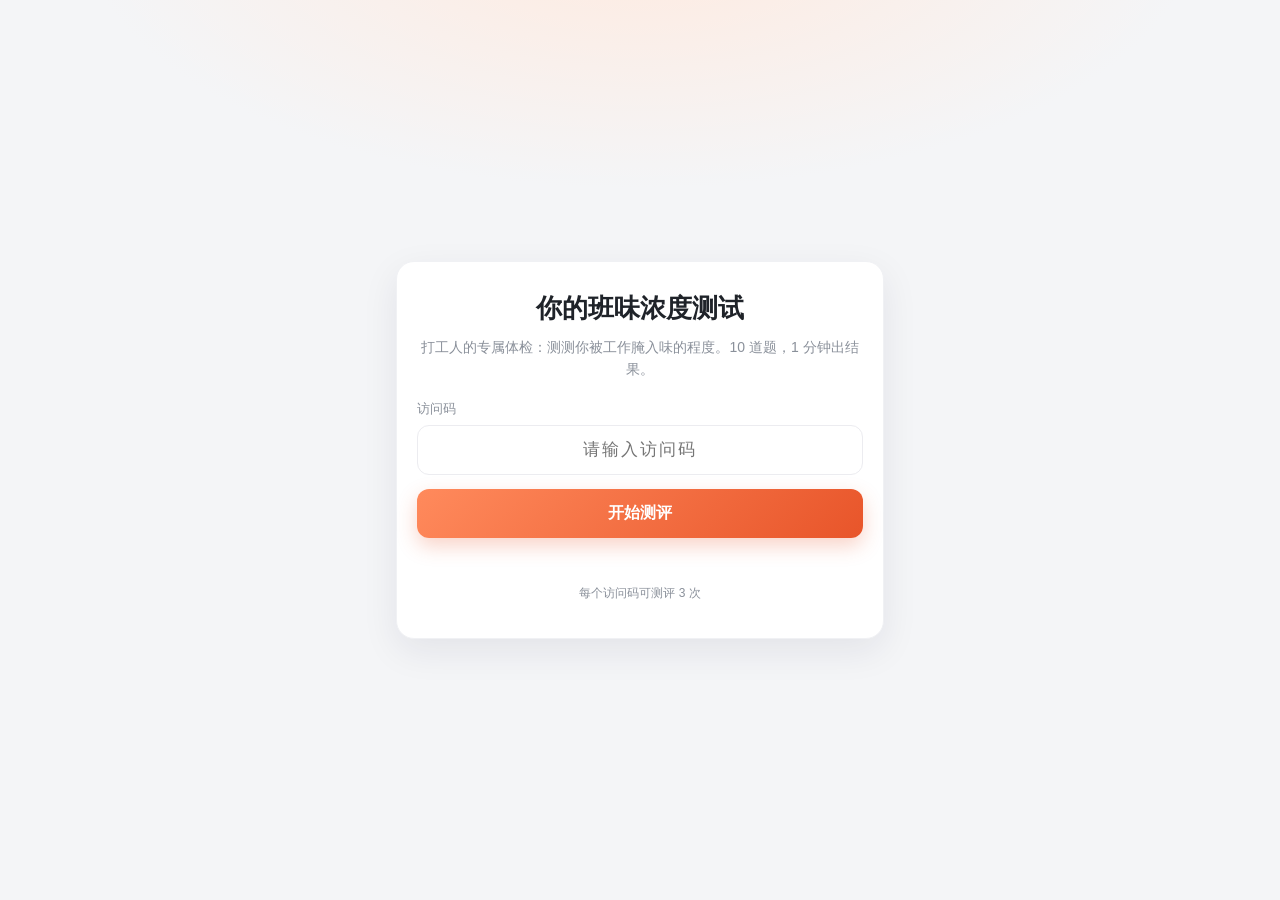
<file: index.html>
<!doctype html>
<html lang="zh-CN">
<head>
  <meta charset="utf-8" />
  <meta name="viewport" content="width=device-width, initial-scale=1, viewport-fit=cover" />
  <title>测评</title>
  <link rel="stylesheet" href="css/style.css?v=16" />
</head>
<body class="booting">
  <main class="app">

    <!-- ① 密码门 -->
    <section id="screen-gate" class="screen">
      <div class="card center">
        <p class="booting-tip">加载中…</p>
        <h1 id="gate-title" class="big-title">测评</h1>
        <p id="gate-intro" class="muted"></p>
        <label class="field-label">访问码</label>
        <input id="code-input" class="code-input" type="text" inputmode="text"
               autocomplete="off" placeholder="请输入访问码" />
        <button id="btn-start" class="btn btn-primary">开始测评</button>
        <p id="gate-msg" class="msg"></p>
        <p class="hint">每个访问码可测评 3 次</p>
        <p id="gate-test" class="test-banner hidden"></p>
      </div>
    </section>

    <!-- ② 答题 -->
    <section id="screen-quiz" class="screen hidden">
      <div class="card">
        <div class="progress">
          <span id="q-index">1</span> / <span id="q-total">10</span>
        </div>
        <div class="progress-bar"><i id="progress-fill"></i></div>
        <h2 id="q-text" class="q-text"></h2>
        <div id="options" class="options"></div>
        <p id="quiz-msg" class="msg"></p>
        <div class="quiz-nav">
          <button id="btn-prev" class="btn btn-ghost" disabled>上一题</button>
          <button id="btn-next" class="btn btn-primary">下一题</button>
        </div>
      </div>
    </section>

    <!-- ③ 结果 -->
    <section id="screen-result" class="screen hidden">
      <div class="card">
        <div id="result-card" class="result-card"></div>

        <div class="result-actions">
          <button id="btn-save-img" class="btn btn-primary">保存结果长图</button>
          <button id="btn-copy-link" class="btn btn-ghost">复制结果链接</button>
          <button id="btn-retest" class="btn btn-ghost">再测一次</button>
          <button id="btn-review" class="btn btn-ghost">好评有礼</button>
        </div>
        <p id="result-msg" class="msg"></p>
      </div>
    </section>

  </main>

  <!-- 好评有礼弹窗 -->
  <div id="review-modal" class="modal hidden">
    <div class="modal-box">
      <h3>好评有礼 🎁</h3>
      <p id="review-text" class="review-text"></p>
      <button id="btn-review-close" class="btn btn-primary">知道啦</button>
    </div>
  </div>

  <!-- 依赖（运行时从 CDN 加载；如需离线可下载到 lib/ 并改成本地路径）。加 async 避免阻塞页面交互 -->
  <!-- 依赖已下载到本地 lib/：自包含、国内访问稳定、不依赖外部 CDN -->
  <script src="lib/supabase.min.js?v=16"></script>
  <script src="lib/html2canvas.min.js?v=16"></script>
  <script src="js/config.js?v=16"></script>
  <script src="js/quizzes.js?v=16"></script>
  <script src="js/supabase.js?v=16"></script>
  <script src="js/render.js?v=16"></script>
  <script src="js/app.js?v=16"></script>
</body>
</html>
</file>
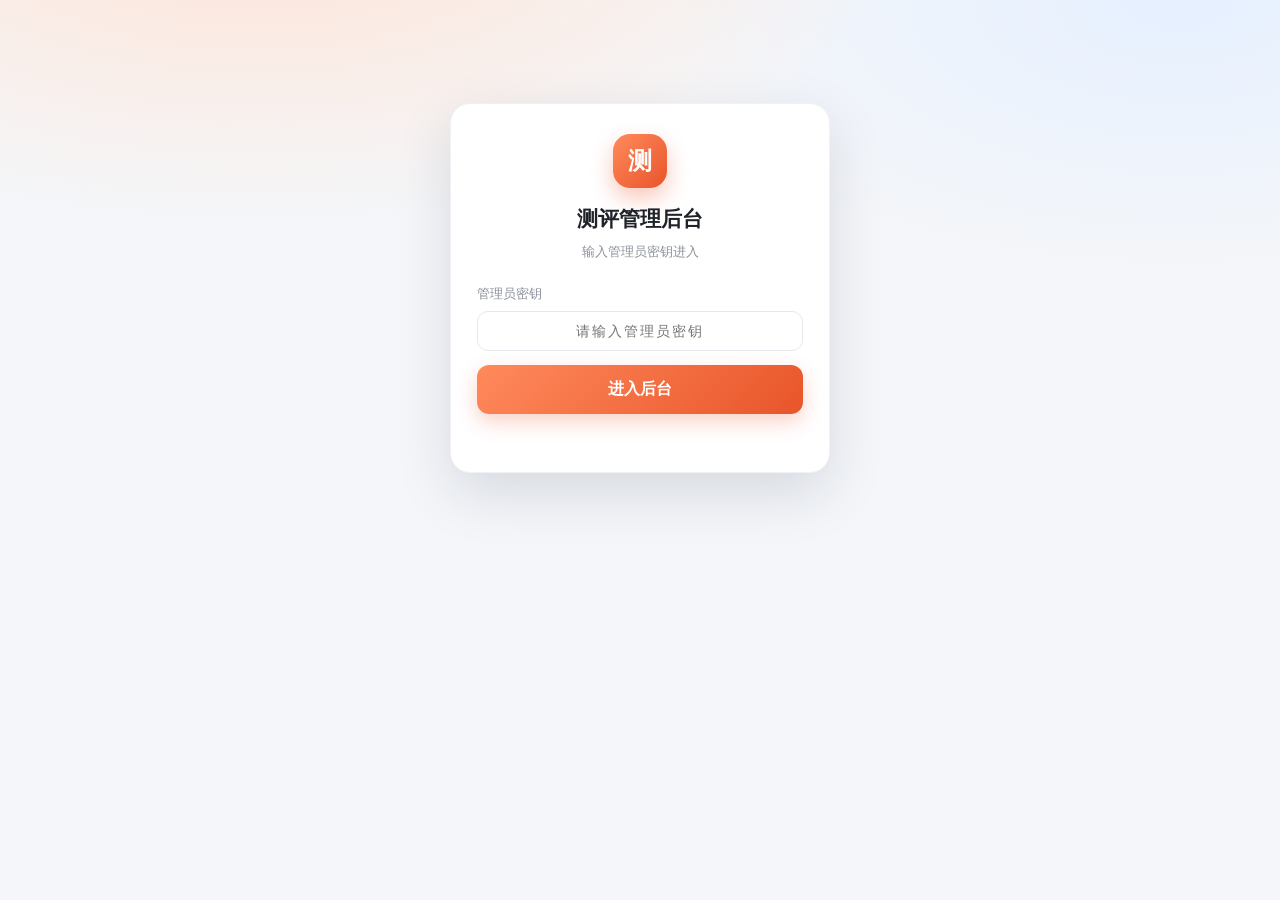
<file: admin.html>
<!doctype html>
<html lang="zh-CN">
<head>
  <meta charset="utf-8" />
  <meta name="viewport" content="width=device-width, initial-scale=1, viewport-fit=cover" />
  <title>测评管理后台</title>
  <link rel="stylesheet" href="css/style.css?v=16" />
</head>
<body class="admin">
  <main class="app">
    <!-- 登录 -->
    <section id="admin-login" class="screen">
      <div class="auth-card">
        <div class="auth-badge">测</div>
        <h1>测评管理后台</h1>
        <p class="auth-sub">输入管理员密钥进入</p>
        <label class="field-label" for="admin-key">管理员密钥</label>
        <input id="admin-key" class="field" type="password" placeholder="请输入管理员密钥" autocomplete="off" />
        <button id="btn-login" class="btn btn-primary">进入后台</button>
        <p id="login-msg" class="msg"></p>
      </div>
    </section>

    <!-- 控制台 -->
    <section id="admin-dash" class="screen hidden">
      <header class="topbar">
        <div class="brand">
          <span class="logo">测</span>
          <div class="brand-txt">
            <b>测评管理后台</b>
            <small>题库 · 访问码 · 多主题同时可用</small>
          </div>
        </div>
        <div class="topbar-actions">
          <button id="btn-refresh" class="btn btn-ghost sm">刷新</button>
          <button id="btn-logout" class="btn btn-ghost sm">退出</button>
        </div>
      </header>

      <div class="dash-grid">
        <!-- 题库管理 -->
        <section class="panel">
          <div class="panel-head">
            <h2>题库管理</h2>
            <span class="panel-sub">「已启用」= 默认测评，未绑定题库的访问码都用它。每套测评有专属链接，可直接上架不同商品。</span>
          </div>
          <div class="panel-tools">
            <button id="btn-copy-all-links" class="btn btn-ghost sm">复制全部主题链接</button>
          </div>
          <div id="quiz-list" class="quiz-list"></div>
          <p id="quiz-msg" class="msg"></p>

          <details class="import-box">
            <summary>导入新题库（粘贴 JSON，自动识别 level / type）</summary>
            <textarea id="import-json" class="import-area" placeholder='粘贴格式示例：
{
  "id": "myquiz",
  "title": "我的测评",
  "intro": "一句话介绍",
  "resultMode": "level",          // 可省略，系统自动识别
  "questions": [
    { "q": "问题？", "options": [
        { "text": "选项A", "score": 3 },
        { "text": "选项B", "score": 0 }
    ]}
  ],
  "levels": [ { "min": 0, "label": "档1", "analysis": "..." } ]
}
// 若用 type 模式，选项改为 scores:{"A":3} 并提供 types 数组'></textarea>
            <button id="btn-import" class="btn btn-primary">导入题库</button>
            <p id="import-msg" class="msg"></p>
          </details>
        </section>

        <!-- 访问码管理 -->
        <section class="panel">
          <div class="panel-head">
            <h2>访问码管理</h2>
            <span class="panel-sub">每个码绑定一套测评；不同码可同时测不同主题，互不干扰。</span>
          </div>

          <div class="gen-grid">
            <select id="gen-quiz" class="field span2"></select>
            <input id="gen-count" class="field" type="number" min="1" max="500" value="10" placeholder="数量" />
            <input id="gen-note" class="field" type="text" placeholder="备注（如订单号）" />
            <button id="btn-gen" class="btn btn-primary span2">生成访问码</button>
          </div>
          <p class="gen-tip">「绑定测评」留空 = 默认测评（跟随上面已启用的那套）。每个码可测 3 次。</p>

          <div class="panel-tools">
            <button id="btn-copy-codes" class="btn btn-ghost sm">复制全部访问码</button>
            <button id="btn-copy-new" class="btn btn-ghost sm hidden">复制本批新码</button>
            <button id="btn-export-csv" class="btn btn-ghost sm">导出 CSV</button>
          </div>

          <p id="dash-msg" class="msg"></p>
          <div id="code-table" class="code-table"></div>
        </section>
      </div>
    </section>
  </main>

  <!-- 依赖已下载到本地 lib/：自包含、不依赖外部 CDN -->
  <script src="lib/supabase.min.js?v=16"></script>
  <script src="js/config.js?v=16"></script>
  <script src="js/quizzes.js?v=16"></script>
  <script src="js/supabase.js?v=16"></script>
  <script src="js/admin.js?v=16"></script>
</body>
</html>
</file>
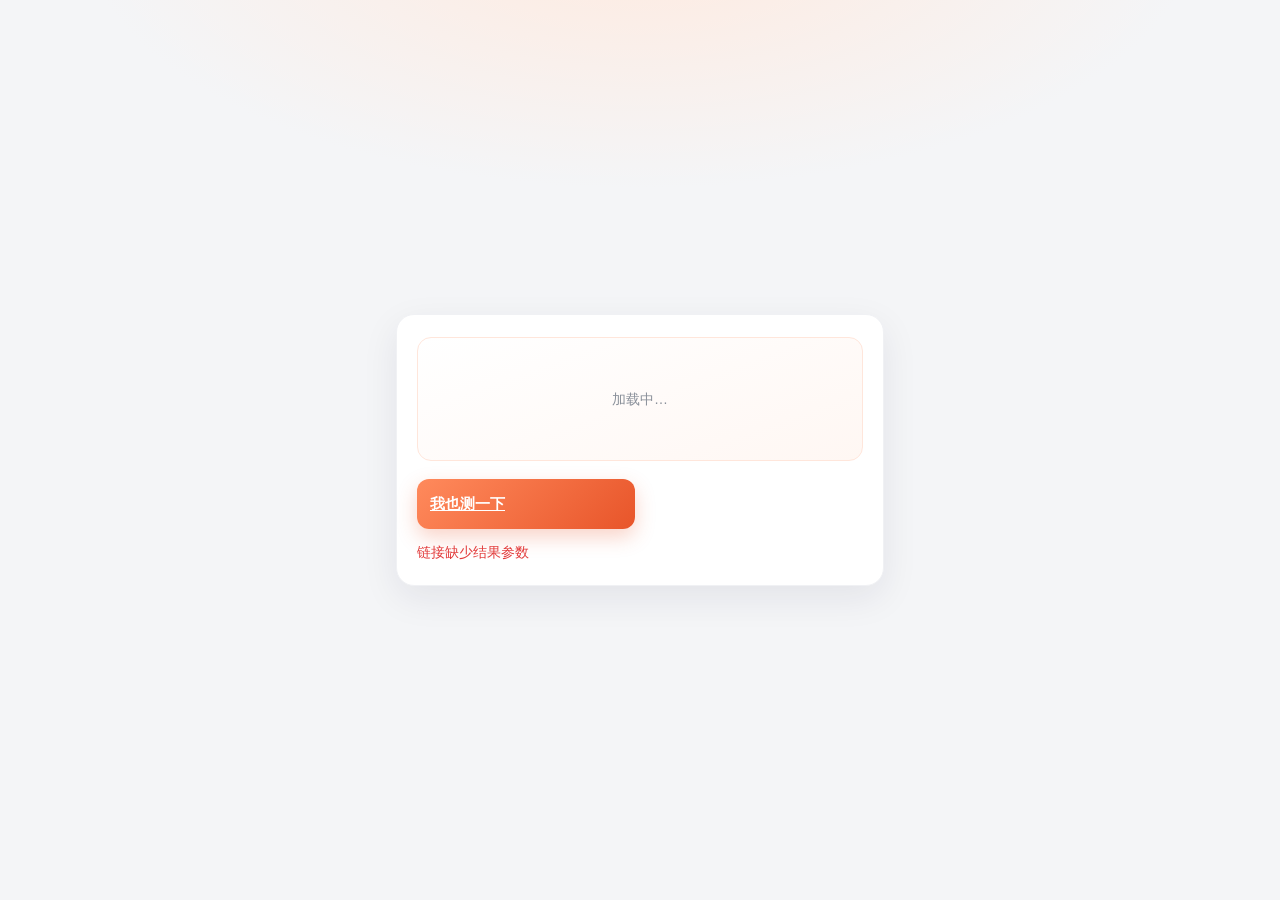
<file: result.html>
<!doctype html>
<html lang="zh-CN">
<head>
  <meta charset="utf-8" />
  <meta name="viewport" content="width=device-width, initial-scale=1, viewport-fit=cover" />
  <title>测评结果</title>
  <link rel="stylesheet" href="css/style.css?v=16" />
</head>
<body>
  <main class="app">
    <section class="screen">
      <div class="card">
        <div id="result-card" class="result-card"><p class="loading-tip">加载中…</p></div>
        <div class="result-actions">
          <a id="btn-take" class="btn btn-primary" href="index.html">我也测一下</a>
        </div>
        <p id="result-msg" class="msg"></p>
      </div>
    </section>
  </main>

  <!-- 依赖已下载到本地 lib/：自包含、不依赖外部 CDN -->
  <script src="lib/supabase.min.js?v=16"></script>
  <script src="js/config.js?v=16"></script>
  <script src="js/quizzes.js?v=16"></script>
  <script src="js/supabase.js?v=16"></script>
  <script src="js/render.js?v=16"></script>
  <script src="js/result-view.js?v=16"></script>
</body>
</html>
</file>
<file: css/style.css>
:root {
  --bg: #f4f5f7;
  --card: #ffffff;
  --primary: #ff6a3d;
  --primary-d: #e8552a;
  --text: #1f2329;
  --muted: #8a909a;
  --line: #ececf0;
  --radius: 16px;
}

* { box-sizing: border-box; -webkit-tap-highlight-color: transparent; }
html, body { margin: 0; padding: 0; }

/* 隐藏滚动条（仍可滚动） */
html { scrollbar-width: none; -ms-overflow-style: none; }
html::-webkit-scrollbar, body::-webkit-scrollbar { width: 0; height: 0; display: none; }

html { height: 100%; }
body {
  font-family: -apple-system, BlinkMacSystemFont, "PingFang SC", "Microsoft YaHei", sans-serif;
  background: radial-gradient(900px 420px at 50% -8%, #ffeadf 0%, rgba(255,234,223,0) 62%), var(--bg);
  background-attachment: fixed;
  color: var(--text);
  line-height: 1.6;
  -webkit-font-smoothing: antialiased;
  min-height: 100%;
  -webkit-text-size-adjust: 100%;
  overscroll-behavior-y: none; /* 去掉手机上下拉扯的橡皮筋回弹 */
}
.hidden { display: none !important; }

/* 一屏优先：内容少时正好占满一屏并垂直居中；内容多时才出现滚动 */
.app {
  width: 100%;
  max-width: 520px;
  margin: 0 auto;
  padding: 16px;
  padding-left: max(16px, env(safe-area-inset-left));
  padding-right: max(16px, env(safe-area-inset-right));
  padding-bottom: calc(16px + env(safe-area-inset-bottom));
  min-height: 100vh;
  min-height: 100dvh;      /* dvh 自动扣掉手机地址栏高度，避免"没填满也能滑" */
  display: flex;
  flex-direction: column;
}
/* auto 外边距实现垂直居中：内容超出屏幕时自动失效，不会把顶部裁掉 */
.app > .screen { width: 100%; margin-block: auto; }

.card {
  width: 100%;
  background: var(--card);
  border-radius: 18px;
  padding: 22px 20px;
  border: 1px solid #f0f1f4;
  box-shadow: 0 12px 36px rgba(20, 30, 60, .08);
}
.center { text-align: center; }

/* 首屏加载态：题库就绪前只显示「加载中…」，避免先闪一下默认占位标题 */
body.booting #screen-gate .card > *:not(.booting-tip) { display: none; }
body:not(.booting) .booting-tip { display: none; }
.booting-tip, .loading-tip { color: var(--muted); font-size: 14px; padding: 28px 0; margin: 0; text-align: center; }

.big-title { font-size: 26px; margin: 4px 0 6px; }
.muted { color: var(--muted); font-size: 14px; margin: 0 0 18px; }
.field-label { display: block; text-align: left; font-size: 13px; color: var(--muted); margin-bottom: 6px; }

.code-input {
  width: 100%;
  padding: 14px 14px;
  font-size: 17px;
  letter-spacing: 2px;
  border: 1.5px solid var(--line);
  border-radius: 12px;
  outline: none;
  margin-bottom: 14px;
  text-align: center;
}
.code-input:focus { border-color: var(--primary); box-shadow: 0 0 0 4px rgba(255, 106, 61, .12); }

.btn {
  width: 100%;
  padding: 14px;
  font-size: 16px;
  font-weight: 600;
  border: none;
  border-radius: 12px;
  cursor: pointer;
  transition: transform .05s ease, opacity .2s, filter .2s;
}
.btn:active { transform: scale(.98); }
.btn-primary { background: linear-gradient(135deg, #ff8a5c, var(--primary-d)); color: #fff; box-shadow: 0 8px 20px rgba(232, 85, 42, .26); }
.btn-primary:hover { filter: brightness(1.05); }
.btn-ghost { background: #f1f2f5; color: var(--text); }
.btn:disabled { opacity: .45; cursor: not-allowed; }

.msg { min-height: 20px; font-size: 14px; margin: 12px 0 0; }
.msg.err { color: #e23b3b; }
.msg.ok { color: #1f9d55; }
.hint { color: var(--muted); font-size: 12px; margin-top: 14px; }

.test-banner {
  margin-top: 14px; font-size: 13px; line-height: 1.6;
  color: #b15c00; background: #fff6e9; border: 1px dashed #f0c27b;
  padding: 10px 12px; border-radius: 10px;
}

/* 答题 */
/* 整张答题卡片固定高度：以内容最多的那道题为准，10 道题大小一致 */
#screen-quiz .card { min-height: var(--quiz-h, 0px); }
.progress { font-size: 13px; color: var(--muted); margin-bottom: 8px; }
.progress-bar { height: 6px; background: var(--line); border-radius: 4px; overflow: hidden; margin-bottom: 18px; }
.progress-bar i { display: block; height: 100%; width: 0; background: var(--primary); transition: width .25s; }
.q-text { font-size: var(--q-fs, 19px); font-weight: 600; margin: 0 0 18px; min-height: var(--q-h, 56px); display: flex; align-items: center; }
.options { display: grid; grid-template-columns: repeat(2, 1fr); grid-auto-rows: 1fr; gap: 10px; }
.option {
  border: 1.5px solid var(--line);
  border-radius: 12px;
  padding: 14px 14px;
  font-size: var(--opt-fs, 15px);
  line-height: 1.45;
  text-align: center;
  cursor: pointer;
  background: #fff;
  display: flex;
  align-items: center;
  justify-content: center;
  height: var(--opt-h, 64px);
}
.option:active { background: #fafafa; }
.option.selected { border-color: var(--primary); background: #fff4ef; color: var(--primary-d); font-weight: 600; }
.quiz-nav { display: flex; gap: 10px; margin-top: 20px; }
.quiz-nav .btn { flex: 1; }

/* 结果：拍平嵌套卡片，让结果与其它屏共用同一张白卡片，宽度一致 */
/* 结果：内层渐变卡片（还原第一版美化），外层白卡保持一致尺寸 */
.result-card {
  border-radius: 14px;
  padding: 22px 18px;
  background: linear-gradient(160deg, #ffffff, #fff7f3);
  border: 1px solid #ffe6db;
}
.result-head { text-align: center; margin-bottom: 16px; }
.result-title { font-size: 15px; color: var(--muted); }
.result-label {
  font-size: 24px; font-weight: 800; color: #fff; margin-top: 8px;
  display: inline-block; padding: 8px 18px; border-radius: 999px;
  background: linear-gradient(135deg, var(--primary), var(--primary-d));
}
.result-analysis { font-size: 15px; line-height: 1.8; white-space: pre-wrap; margin-top: 14px; }

/* type 模式：维度得分条 */
.result-dims { margin-top: 16px; display: flex; flex-direction: column; gap: 10px; }
.dim-row { display: flex; align-items: center; gap: 8px; font-size: 13px; }
.dim-name { width: 64px; color: var(--muted); flex: none; text-align: right; }
.dim-bar { flex: 1; height: 10px; background: #ffe6db; border-radius: 999px; overflow: hidden; }
.dim-bar i { display: block; height: 100%; background: linear-gradient(135deg, var(--primary), var(--primary-d)); border-radius: 999px; }
.dim-val { width: 22px; text-align: right; color: var(--text); font-weight: 600; flex: none; }

/* type 模式：特征标签 */
.result-traits { margin-top: 14px; display: flex; flex-wrap: wrap; gap: 8px; justify-content: center; }
.trait {
  font-size: 13px; color: var(--primary-d); background: #fff4ef;
  border: 1px solid #ffd9c7; border-radius: 999px; padding: 4px 12px;
}

.result-foot { margin-top: 18px; padding-top: 14px; border-top: 1px dashed #ffd9c7; text-align: center; }
.store-name { font-weight: 700; color: var(--text); }
.store-tip { font-size: 12px; color: var(--muted); margin-top: 4px; }

.result-actions { display: grid; grid-template-columns: 1fr 1fr; gap: 10px; margin-top: 18px; }
.result-actions .btn { font-size: 15px; padding: 13px; }

/* 弹窗 */
.modal { position: fixed; inset: 0; background: rgba(0,0,0,.45); display: flex; align-items: center; justify-content: center; padding: 24px; z-index: 50; }
.modal-box { background: #fff; border-radius: 16px; padding: 24px 22px; max-width: 360px; width: 100%; text-align: center; }
.modal-box h3 { margin: 0 0 12px; font-size: 20px; }
.review-text { font-size: 15px; line-height: 1.8; white-space: pre-wrap; margin: 0 0 18px; }

/* ==================== 自适应：放在最后，才能覆盖上面的基础样式 ==================== */

/* 小屏手机（≤360px）：字号稍收，不改影响尺寸计算的内边距 */
@media (max-width: 360px) {
  .big-title { font-size: 22px; }
  .result-label { font-size: 21px; padding: 7px 14px; }
}

/* 横屏 / 矮屏（≤520px 高）：全面压缩留白，把空间让给题目 */
@media (max-height: 520px) {
  .app { padding-top: 10px; padding-bottom: calc(10px + env(safe-area-inset-bottom)); }
  .card { padding: 16px 18px; }
  .big-title { font-size: 21px; margin: 0 0 4px; }
  .muted { margin-bottom: 10px; }
  .code-input { padding: 10px 14px; margin-bottom: 10px; }
  .btn { padding: 11px; }
  .hint { margin-top: 8px; }
  .msg { min-height: 16px; margin-top: 8px; }
  .q-text { margin-bottom: 10px; }
  .progress { margin-bottom: 5px; }
  .progress-bar { margin-bottom: 10px; }
  .quiz-nav { margin-top: 12px; }
  .result-label { font-size: 20px; padding: 6px 14px; }
  .result-head { margin-bottom: 10px; }
  .test-banner { margin-top: 8px; padding: 7px 10px; }
}

/* ==================== 后台 v2 ==================== */
body.admin {
  background:
    radial-gradient(1100px 520px at 20% -10%, #ffe4d6 0%, rgba(255,228,214,0) 60%),
    radial-gradient(900px 460px at 92% 0%, #e6f0ff 0%, rgba(230,240,255,0) 58%),
    #f4f6f9;
  background-attachment: fixed;
}
.admin .app { max-width: 1080px; padding: 22px 20px 56px; display: block; }
@media (min-height: 720px) { .admin .app { padding-top: 22px; } }

/* 通用表单控件 */
.field {
  width: 100%;
  padding: 11px 13px;
  font-size: 14px;
  color: var(--text);
  background: #fff;
  border: 1.5px solid #e6e8ee;
  border-radius: 11px;
  outline: none;
  transition: border-color .15s, box-shadow .15s;
}
.field:focus { border-color: var(--primary); box-shadow: 0 0 0 4px rgba(255,106,61,.12); }
select.field { appearance: none; background-image: url("data:image/svg+xml;charset=utf8,%3Csvg xmlns='http://www.w3.org/2000/svg' width='12' height='8'%3E%3Cpath d='M1 1l5 5 5-5' fill='none' stroke='%238a909a' stroke-width='1.8' stroke-linecap='round'/%3E%3C/svg%3E"); background-repeat: no-repeat; background-position: right 13px center; padding-right: 34px; }

/* 登录 */
.auth-card {
  max-width: 380px;
  margin: 9vh auto 0;
  background: #fff;
  border: 1px solid #f0f1f4;
  border-radius: 20px;
  padding: 30px 26px 26px;
  box-shadow: 0 20px 56px rgba(20,30,60,.13);
  text-align: center;
}
.auth-badge {
  width: 54px; height: 54px; margin: 0 auto 14px; border-radius: 17px;
  background: linear-gradient(135deg, #ff8a5c, var(--primary-d)); color: #fff;
  display: flex; align-items: center; justify-content: center;
  font-size: 24px; font-weight: 800;
  box-shadow: 0 10px 22px rgba(232,85,42,.32);
}
.auth-card h1 { font-size: 21px; margin: 0 0 6px; }
.auth-sub { color: var(--muted); font-size: 13px; margin: 0 0 22px; }
.auth-card .field { text-align: center; letter-spacing: 2px; margin-bottom: 14px; }

/* 顶栏 */
.topbar { display: flex; align-items: center; justify-content: space-between; gap: 12px; margin-bottom: 18px; }
.brand { display: flex; align-items: center; gap: 12px; }
.brand .logo {
  width: 42px; height: 42px; border-radius: 13px; flex: none;
  background: linear-gradient(135deg, #ff8a5c, var(--primary-d)); color: #fff;
  display: flex; align-items: center; justify-content: center;
  font-weight: 800; font-size: 19px;
  box-shadow: 0 8px 18px rgba(232,85,42,.3);
}
.brand-txt b { display: block; font-size: 17px; line-height: 1.3; }
.brand-txt small { color: var(--muted); font-size: 12px; }
.topbar-actions { display: flex; gap: 8px; flex: none; }

/* 面板布局 */
.dash-grid { display: grid; grid-template-columns: 1fr 1fr; gap: 18px; align-items: start; }
@media (max-width: 880px) { .dash-grid { grid-template-columns: 1fr; } }
.panel {
  background: #fff; border: 1px solid #eef0f4; border-radius: 18px;
  padding: 20px 18px; box-shadow: 0 12px 34px rgba(20,30,60,.07);
}
.panel-head { margin-bottom: 14px; }
.panel-head h2 { font-size: 17px; margin: 0 0 5px; }
.panel-sub { display: block; color: var(--muted); font-size: 12px; line-height: 1.55; }
.panel-tools { display: flex; gap: 8px; margin: 0 0 12px; }

/* 题库列表 */
.quiz-list { display: flex; flex-direction: column; gap: 8px; margin-bottom: 6px; }
.quiz-row {
  border: 1px solid #eef0f4; background: #fbfbfd; border-radius: 12px;
  padding: 11px 12px; display: flex; align-items: center;
  justify-content: space-between; gap: 10px; transition: .16s;
}
.quiz-row:hover { background: #fff; border-color: #ffd9c7; box-shadow: 0 6px 16px rgba(232,85,42,.09); }
.quiz-row.is-active { background: linear-gradient(135deg, #fff6f1, #ffffff); border-color: #ffcdb6; }
.quiz-meta { display: flex; align-items: center; gap: 8px; flex-wrap: wrap; min-width: 0; }
.quiz-name { font-weight: 700; font-size: 14.5px; }
.quiz-mode { font-size: 11px; padding: 2px 8px; border-radius: 999px; font-weight: 700; }
.quiz-mode.mode-level { background: #eafaf0; color: #1f9d55; }
.quiz-mode.mode-type { background: #fff0e8; color: #e8730c; }
.quiz-on { font-size: 12px; color: var(--primary-d); font-weight: 700; }
.quiz-actions { display: flex; gap: 6px; flex: none; }

.btn.sm { width: auto; font-size: 12.5px; padding: 7px 12px; border-radius: 9px; box-shadow: none; }
.admin .btn-ghost { background: #fff; border: 1px solid #e6e8ee; color: #3a3f4a; font-weight: 600; }
.admin .btn-ghost:hover { border-color: #d3d7df; background: #fafbfc; }
.admin .btn.danger { color: #e23b3b; border-color: #f3c9c9; }
.admin .btn.danger:hover { background: #fdeaea; }

/* 导入 */
.import-box { margin-top: 14px; border-top: 1px dashed #e9ebf0; padding-top: 14px; }
.import-box summary { cursor: pointer; font-size: 13px; color: #5a6272; font-weight: 600; list-style: none; }
.import-box summary::-webkit-details-marker { display: none; }
.import-box summary::before { content: "＋ "; color: var(--primary); font-weight: 800; }
.import-box[open] summary::before { content: "－ "; }
.import-area {
  width: 100%; min-height: 150px; margin: 10px 0 10px;
  border: 1.5px solid #e6e8ee; border-radius: 12px; padding: 12px;
  font-size: 12.5px; line-height: 1.55; resize: vertical; box-sizing: border-box;
  font-family: ui-monospace, SFMono-Regular, Menlo, monospace;
  background: #fbfbfd; color: #3a3f4a;
}
.import-area:focus { outline: none; border-color: var(--primary); background: #fff; }

/* 生成访问码 */
.gen-grid { display: grid; grid-template-columns: 96px 1fr; gap: 9px; }
.gen-grid .span2 { grid-column: 1 / -1; }
.gen-tip { font-size: 12px; color: var(--muted); margin: 9px 0 0; line-height: 1.55; }

/* 访问码表格 */
.code-table { margin-top: 12px; border: 1px solid #eef0f4; border-radius: 12px; overflow: auto; max-height: 46vh; }
.code-table table { width: 100%; border-collapse: collapse; font-size: 13px; }
.code-table thead th { position: sticky; top: 0; background: #f7f8fa; z-index: 1; color: var(--muted); font-weight: 600; white-space: nowrap; }
.code-table th, .code-table td { padding: 9px 11px; text-align: left; border-bottom: 1px solid #f1f2f5; white-space: nowrap; }
.code-table tbody tr:last-child td { border-bottom: none; }
.code-table tbody tr:hover { background: #fcfcfd; }
.code-table .used-ok { color: #1f9d55; font-weight: 600; }
.code-table .used-no { color: #e23b3b; font-weight: 600; }
.code-table .muted { padding: 16px 12px; margin: 0; }

.code-chips { display: flex; flex-wrap: wrap; gap: 8px; margin: 12px 0 4px; }
.code-chip {
  background: #fff7f3; border: 1px solid #ffd9c7; color: #b8451f;
  border-radius: 9px; padding: 7px 11px; font-size: 13px;
  font-family: ui-monospace, monospace; letter-spacing: .6px;
}
.admin .panel .msg { margin: 10px 0 0; }
</file>
